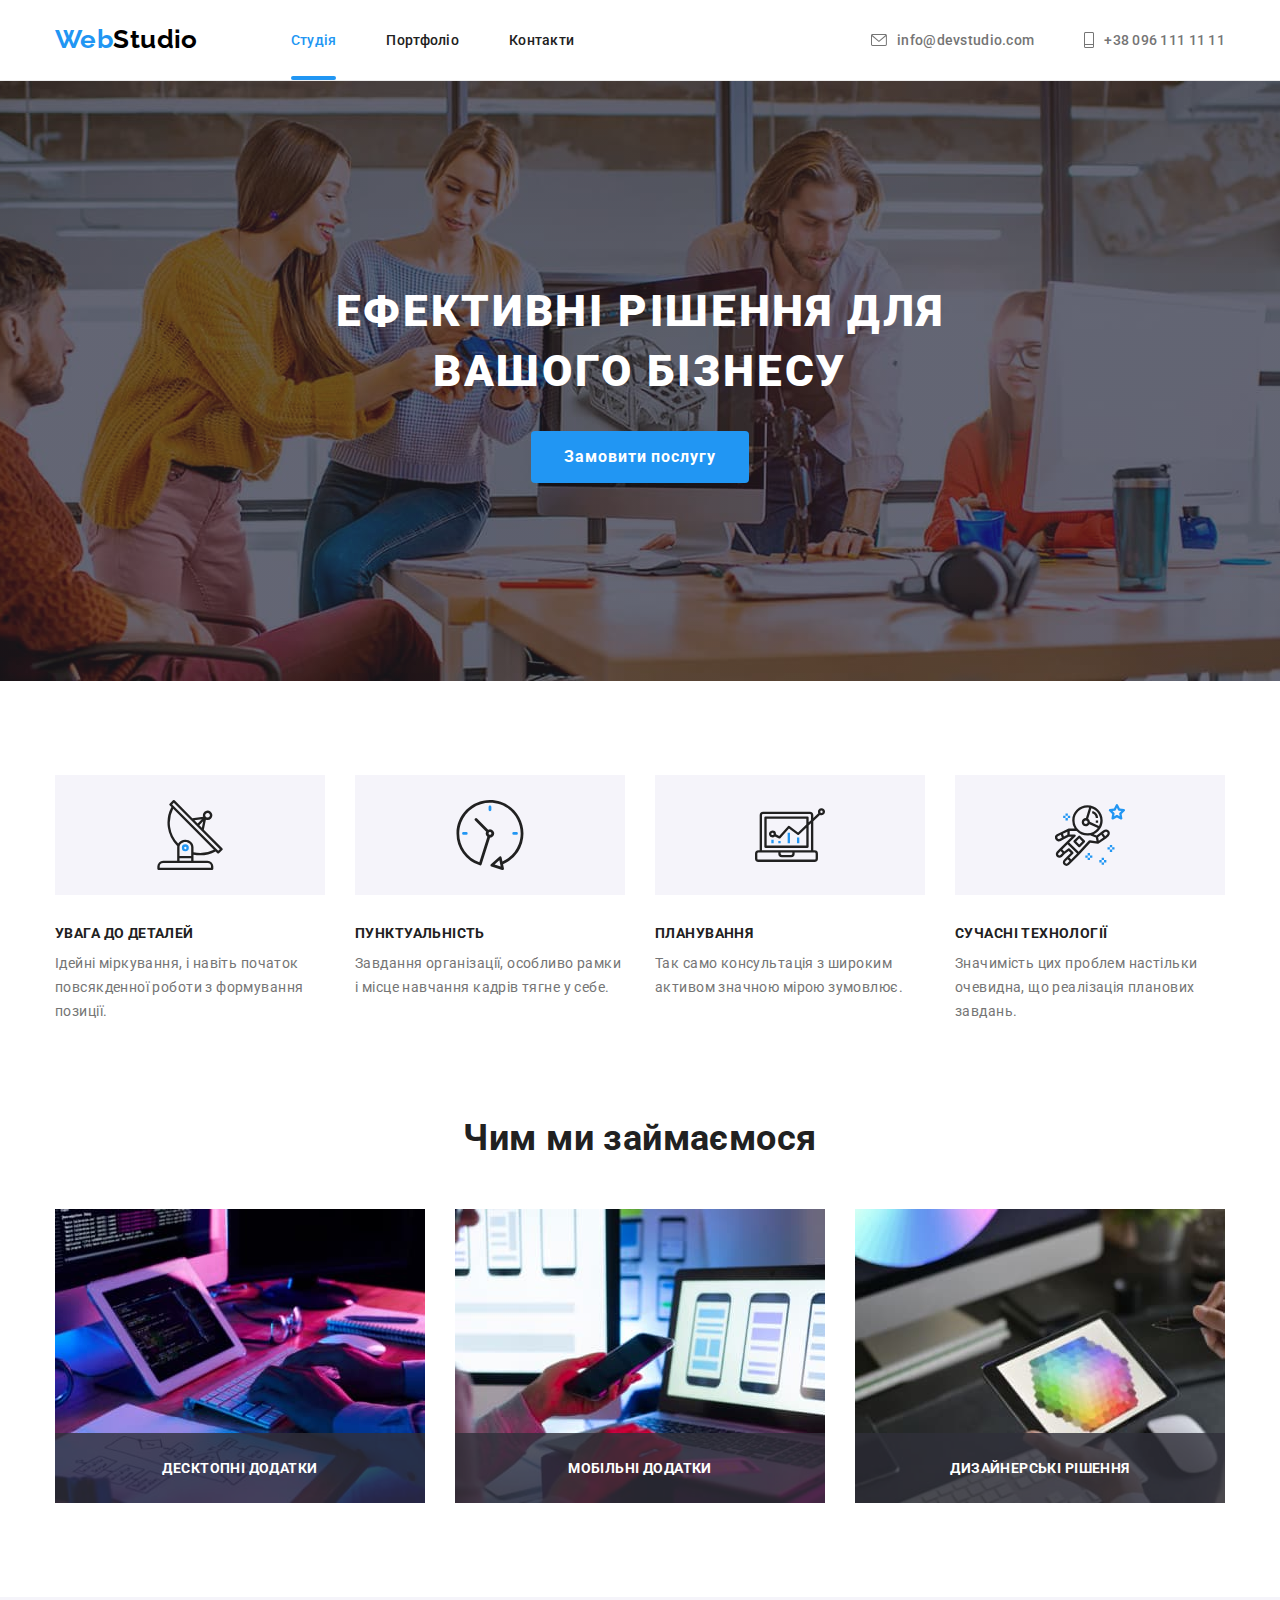
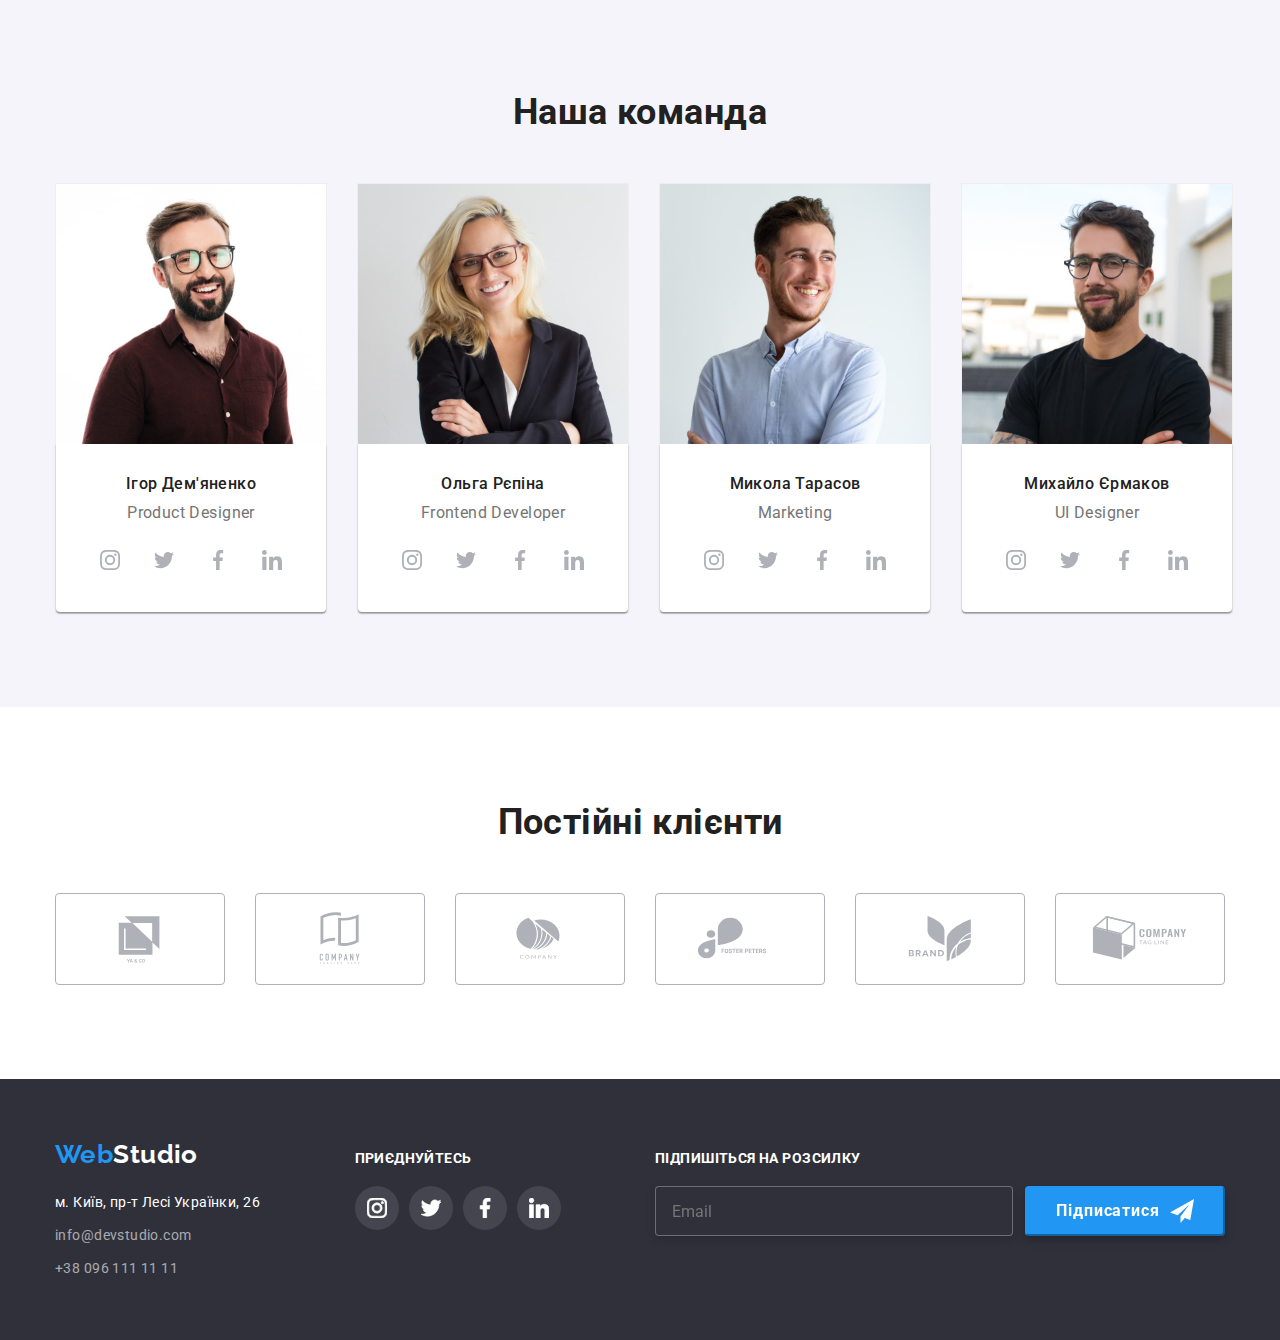
<file: index.html>
<!DOCTYPE html>
<html lang="uk">
  <head>
    <meta charset="UTF-8" />
    <meta http-equiv="X-UA-Compatible" content="IE=edge" />
    <meta name="viewport" content="width=device-width, initial-scale=1.0" />
    <title>WebStudio</title>
    <link rel="preconnect" href="https://fonts.googleapis.com" />
    <link rel="preconnect" href="https://fonts.gstatic.com" crossorigin />
    <link
      href="https://fonts.googleapis.com/css2?family=Raleway:wght@700&family=Roboto:wght@400;500;700;900&display=swap"
      rel="stylesheet"
    />
    <link
      rel="stylesheet"
      href="https://cdnjs.cloudflare.com/ajax/libs/modern-normalize/1.1.0/modern-normalize.min.css"
    />
    <link rel="stylesheet" href="./css/style.css" />
  </head>
  <body>
    <header class="header">
      <div class="container">
        <a href="#" class="logo"><span class="blue">Web</span>Studio</a>
        <!-- Навігація -->
        <nav class="header-nav">
          <ul class="header-nav list">
            <li class="item"><a href="#" class="link current">Студія</a></li>
            <li class="item">
              <a href="./portfolio.html" class="link">Портфоліо</a>
            </li>
            <li class="item"><a href="#" class="link">Контакти</a></li>
          </ul>
        </nav>

        <ul class="header-link list">
          <!-- Посилання на адресу електронної пошти  -->
          <li class="item">
            <a
              class="link"
              href="mailto:info@devstudio.com"
              target="_blank"
              rel="noopener noreferrer nofollow"
              aria-label="mail"
            >
              <svg class="icon" width="16" height="12">
                <use href="./images/icons.svg#envelope"></use>
              </svg>
              info@devstudio.com</a
            >
          </li>
          <!-- Посилання на телефонний номер -->
          <li class="item">
            <a class="link" href="tel:+380961111111" aria-label="phone">
              <svg class="icon" width="10" height="16">
                <use href="./images/icons.svg#smartphone"></use>
              </svg>
              +38 096 111 11 11
            </a>
          </li>
        </ul>
      </div>
    </header>

    <main>
      <!-- Hero or banner -->
      <section class="hero">
        <div class="container">
          <h1 class="hero-title">Ефективні рішення для вашого бізнесу</h1>
          <button class="button-studio" type="button" data-modal-open>
            Замовити послугу
          </button>
        </div>
      </section>

      <section class="section feature">
        <div class="container">
          <h2 class="section-title visualy-hidden">Особливості</h2>
          <ul class="feature-list list">
            <li class="item">
              <div class="svg">
                <svg class="icon" width="70" height="70">
                  <use href="./images/icons.svg#antenna"></use>
                </svg>
              </div>
              <h3 class="title">УВАГА ДО ДЕТАЛЕЙ</h3>
              <p class="text">
                Ідейні міркування, і навіть початок повсякденної роботи з
                формування позиції.
              </p>
            </li>
            <li class="item">
              <div class="svg">
                <svg class="icon" width="70" height="70">
                  <use href="./images/icons.svg#clock"></use>
                </svg>
              </div>
              <h3 class="title">ПУНКТУАЛЬНІСТЬ</h3>
              <p class="text">
                Завдання організації, особливо рамки і місце навчання кадрів
                тягне у себе.
              </p>
            </li>
            <li class="item">
              <div class="svg">
                <svg class="icon" width="70" height="70">
                  <use href="./images/icons.svg#diagram"></use>
                </svg>
              </div>
              <h3 class="title">ПЛАНУВАННЯ</h3>
              <p class="text">
                Так само консультація з широким активом значною мірою зумовлює.
              </p>
            </li>
            <li class="item">
              <div class="svg">
                <svg class="icon" width="70" height="70">
                  <use href="./images/icons.svg#astronaut"></use>
                </svg>
              </div>
              <h3 class="title">СУЧАСНІ ТЕХНОЛОГІЇ</h3>
              <p class="text">
                Значимість цих проблем настільки очевидна, що реалізація
                планових завдань.
              </p>
            </li>
          </ul>
        </div>
      </section>

      <section class="section action">
        <div class="container">
          <h2 class="section-title">Чим ми займаємося</h2>
          <ul class="action-list list">
            <li class="item">
              <img
                src="./images/picture1.jpg"
                alt="Backend"
                width="370"
                height="294"
              />
              <p class="overlay-text">Десктопні додатки</p>
            </li>
            <li class="item">
              <img
                src="./images/picture2.jpg"
                alt="Frontend"
                width="370"
                height="294"
              />
              <p class="overlay-text">Мобільні додатки</p>
            </li>
            <li class="item">
              <img
                src="./images/picture3.jpg"
                alt="Design"
                width="370"
                height="294"
              />
              <p class="overlay-text">Дизайнерські рішення</p>
            </li>
          </ul>
        </div>
      </section>

      <section class="section team">
        <div class="container">
          <h2 class="section-title">Наша команда</h2>
          <ul class="team-list list">
            <li class="item">
              <img
                src="./images/igor.jpg"
                alt="Ігор Дем'яненко Product Designer"
                width="270"
                height="260"
              />
              <div class="descript-team">
                <h3 class="title">Ігор Дем'яненко</h3>
                <p class="text">Product Designer</p>
                <ul class="social list">
                  <li class="social-item">
                    <a
                      class="social-link link"
                      href="https://instagram.com"
                      target="_blank"
                      rel="noopener noreferrer nofollow"
                      aria-label="Instagram icon"
                    >
                      <svg class="social-icon" width="20" height="20">
                        <use href="./images/icons.svg#instagram"></use>
                      </svg>
                    </a>
                  </li>
                  <li class="link-icon">
                    <a
                      class="social-link link"
                      href="https://twitter.com"
                      target="_blank"
                      rel="noopener noreferrer nofollow"
                      aria-label="Twitter icon"
                    >
                      <svg class="social-icon" width="20" height="20">
                        <use href="./images/icons.svg#twitter"></use>
                      </svg>
                    </a>
                  </li>
                  <li class="link-icon">
                    <a
                      class="social-link link"
                      href="https://facebook.com"
                      target="_blank"
                      rel="noopener noreferrer nofollow"
                      aria-label="Facebook icon"
                    >
                      <svg class="social-icon" width="20" height="20">
                        <use href="./images/icons.svg#facebook"></use>
                      </svg>
                    </a>
                  </li>
                  <li class="link-icon">
                    <a
                      class="social-link link"
                      href="https://linkedin.com"
                      target="_blank"
                      rel="noopener noreferrer nofollow"
                      aria-label="LinkedIn icon"
                    >
                      <svg class="social-icon" width="20" height="20">
                        <use href="./images/icons.svg#linkedin"></use>
                      </svg>
                    </a>
                  </li>
                </ul>
              </div>
            </li>
            <li class="item">
              <img
                src="./images/olga.jpg"
                alt="Ольга Рєпіна Frontend Developer"
                width="270"
                height="260"
              />
              <div class="descript-team">
                <h3 class="title">Ольга Рєпіна</h3>
                <p class="text">Frontend Developer</p>
                <ul class="social list">
                  <li class="social-item">
                    <a
                      class="social-link link"
                      href="https://instagram.com"
                      target="_blank"
                      rel="noopener noreferrer nofollow"
                      aria-label="Instagram icon"
                    >
                      <svg class="social-icon" width="20" height="20">
                        <use href="./images/icons.svg#instagram"></use>
                      </svg>
                    </a>
                  </li>
                  <li class="link-icon">
                    <a
                      class="social-link link"
                      href="https://twitter.com"
                      target="_blank"
                      rel="noopener noreferrer nofollow"
                      aria-label="Twitter icon"
                    >
                      <svg class="social-icon" width="20" height="20">
                        <use href="./images/icons.svg#twitter"></use>
                      </svg>
                    </a>
                  </li>
                  <li class="link-icon">
                    <a
                      class="social-link link"
                      href="https://facebook.com"
                      target="_blank"
                      rel="noopener noreferrer nofollow"
                      aria-label="Facebook icon"
                    >
                      <svg class="social-icon" width="20" height="20">
                        <use href="./images/icons.svg#facebook"></use>
                      </svg>
                    </a>
                  </li>
                  <li class="link-icon">
                    <a
                      class="social-link link"
                      href="https://linkedin.com"
                      target="_blank"
                      rel="noopener noreferrer nofollow"
                      aria-label="LinkedIn icon"
                    >
                      <svg class="social-icon" width="20" height="20">
                        <use href="./images/icons.svg#linkedin"></use>
                      </svg>
                    </a>
                  </li>
                </ul>
              </div>
            </li>
            <li class="item">
              <img
                src="./images/mykola.jpg"
                alt="Микола Тарасов Marketing"
                width="270"
                height="260"
              />
              <div class="descript-team">
                <h3 class="title">Микола Тарасов</h3>
                <p class="text">Marketing</p>
                <ul class="social list">
                  <li class="social-item">
                    <a
                      class="social-link link"
                      href="https://instagram.com"
                      target="_blank"
                      rel="noopener noreferrer nofollow"
                      aria-label="Instagram icon"
                    >
                      <svg class="social-icon" width="20" height="20">
                        <use href="./images/icons.svg#instagram"></use>
                      </svg>
                    </a>
                  </li>
                  <li class="link-icon">
                    <a
                      class="social-link link"
                      href="https://twitter.com"
                      target="_blank"
                      rel="noopener noreferrer nofollow"
                      aria-label="Twitter icon"
                    >
                      <svg class="social-icon" width="20" height="20">
                        <use href="./images/icons.svg#twitter"></use>
                      </svg>
                    </a>
                  </li>
                  <li class="link-icon">
                    <a
                      class="social-link link"
                      href="https://facebook.com"
                      target="_blank"
                      rel="noopener noreferrer nofollow"
                      aria-label="Facebook icon"
                    >
                      <svg class="social-icon" width="20" height="20">
                        <use href="./images/icons.svg#facebook"></use>
                      </svg>
                    </a>
                  </li>
                  <li class="link-icon">
                    <a
                      class="social-link link"
                      href="https://linkedin.com"
                      target="_blank"
                      rel="noopener noreferrer nofollow"
                      aria-label="LinkedIn icon"
                    >
                      <svg class="social-icon" width="20" height="20">
                        <use href="./images/icons.svg#linkedin"></use>
                      </svg>
                    </a>
                  </li>
                </ul>
              </div>
            </li>
            <li class="item">
              <img
                src="./images/mihajlo.jpg"
                alt="Михайло Єрмаков UI Designer"
                width="270"
                height="260"
              />
              <div class="descript-team">
                <h3 class="title">Михайло Єрмаков</h3>
                <p class="text">UI Designer</p>
                <ul class="social list">
                  <li class="social-item">
                    <a
                      class="social-link link"
                      href="https://instagram.com"
                      target="_blank"
                      rel="noopener noreferrer nofollow"
                      aria-label="Instagram icon"
                    >
                      <svg class="social-icon" width="20" height="20">
                        <use href="./images/icons.svg#instagram"></use>
                      </svg>
                    </a>
                  </li>
                  <li class="link-icon">
                    <a
                      class="social-link link"
                      href="https://twitter.com"
                      target="_blank"
                      rel="noopener noreferrer nofollow"
                      aria-label="Twitter icon"
                    >
                      <svg class="social-icon" width="20" height="20">
                        <use href="./images/icons.svg#twitter"></use>
                      </svg>
                    </a>
                  </li>
                  <li class="link-icon">
                    <a
                      class="social-link link"
                      href="https://facebook.com"
                      target="_blank"
                      rel="noopener noreferrer nofollow"
                      aria-label="Facebook icon"
                    >
                      <svg class="social-icon" width="20" height="20">
                        <use href="./images/icons.svg#facebook"></use>
                      </svg>
                    </a>
                  </li>
                  <li class="link-icon">
                    <a
                      class="social-link link"
                      href="https://linkedin.com"
                      target="_blank"
                      rel="noopener noreferrer nofollow"
                      aria-label="LinkedIn icon"
                    >
                      <svg class="social-icon" width="20" height="20">
                        <use href="./images/icons.svg#linkedin"></use>
                      </svg>
                    </a>
                  </li>
                </ul>
              </div>
            </li>
          </ul>
        </div>
      </section>
      <section class="section client">
        <div class="container">
          <h2 class="section-title">Постійні клієнти</h2>
          <ul class="client-list list">
            <li class="client-item">
              <a class="client-link" href="#">
                <svg class="client-icon" width="106" height="60">
                  <use href="./images/icons.svg#logo-1"></use>
                </svg>
              </a>
            </li>
            <li class="client-item">
              <a class="client-link" href="#">
                <svg class="client-icon" width="106" height="60">
                  <use href="./images/icons.svg#logo-2"></use>
                </svg>
              </a>
            </li>
            <li class="client-item">
              <a class="client-link" href="#">
                <svg class="client-icon" width="106" height="60">
                  <use href="./images/icons.svg#logo-3"></use>
                </svg>
              </a>
            </li>
            <li class="client-item">
              <a class="client-link" href="#">
                <svg class="client-icon" width="106" height="60">
                  <use href="./images/icons.svg#logo-4"></use>
                </svg>
              </a>
            </li>
            <li class="client-item">
              <a class="client-link" href="#">
                <svg class="client-icon" width="106" height="60">
                  <use href="./images/icons.svg#logo-5"></use>
                </svg>
              </a>
            </li>
            <li class="client-item">
              <a class="client-link" href="#">
                <svg class="client-icon" width="106" height="60">
                  <use href="./images/icons.svg#logo-6"></use>
                </svg>
              </a>
            </li>
          </ul>
        </div>
      </section>
    </main>

    <footer class="footer">
      <div class="container">
        <div class="coordinates">
          <a href="#" class="logo">
            <span class="blue">Web</span><span class="white">Studio</span>
          </a>
          <address>
            <ul class="address list">
              <li class="item">
                <a
                  class="map"
                  href="https://goo.gl/maps/ApwKt9ZjbTq67Ydh6"
                  target="_blank"
                  rel="noopener noreferrer nofollow"
                >
                  м. Київ, пр-т Лесі Українки, 26
                </a>
              </li>
              <li class="item">
                <a
                  class="link"
                  href="mailto:info@devstudio.com"
                  target="_blank"
                  rel="noopener noreferrer nofollow"
                  >info@devstudio.com</a
                >
              </li>
              <li class="item">
                <a class="link" href="tel:+380961111111">+38 096 111 11 11</a>
              </li>
            </ul>
          </address>
        </div>
        <div class="coordinates">
          <p class="text">Приєднуйтесь</p>
          <ul class="connect list">
            <li class="connect-item">
              <a
                class="connect-link"
                href="https://instagram.com"
                target="_blank"
                rel="noopener noreferrer nofollow"
                aria-label="Instagram icon"
              >
                <svg class="connect-icon" width="20" height="20">
                  <use href="./images/icons.svg#footer-instagram"></use>
                </svg>
              </a>
            </li>
            <li class="connect-item">
              <a
                class="connect-link"
                href="https://twitter.com"
                target="_blank"
                rel="noopener noreferrer nofollow"
                aria-label="Twitter icon"
              >
                <svg class="connect-icon" width="20" height="20">
                  <use href="./images/icons.svg#footer-twitter"></use>
                </svg>
              </a>
            </li>
            <li class="connect-item">
              <a
                class="connect-link"
                href="https://facebook.com"
                target="_blank"
                rel="noopener noreferrer nofollow"
                aria-label="Facebook icon"
              >
                <svg class="connect-icon" width="20" height="20">
                  <use href="./images/icons.svg#footer-facebook"></use>
                </svg>
              </a>
            </li>
            <li class="connect-item">
              <a
                class="connect-link"
                href="https://linkedin.com"
                target="_blank"
                rel="noopener noreferrer nofollow"
                aria-label="LinkedIn icon"
              >
                <svg class="connect-icon" width="20" height="20">
                  <use href="./images/icons.svg#footer-linkedin"></use>
                </svg>
              </a>
            </li>
          </ul>
        </div>
        <div class="sign">
          <form class="sign-form" autocomplete="on" novalidate>
            <p class="text">Підпишіться на розсилку</p>
            <div class="sign-block">
              <label class="sign-label">
                <input
                  class="sign-input"
                  type="email"
                  name="email"
                  placeholder="Email"
                />
              </label>
              <label class="sign-label">
                <button class="sign-button" type="submit">
                  Підписатися
                  <svg class="sign-icon" width="24" height="24">
                    <use href="./images/icons.svg#icon-send"></use>
                  </svg>
                </button>
              </label>
            </div>
          </form>
        </div>
      </div>
    </footer>

    <div class="backdrop is-hidden" data-modal>
      <div class="modal">
        <button class="close-btn" type="button" data-modal-close>
          <svg class="close-btn-icon" width="18" height="18">
            <use href="./images/icons.svg#close-black"></use>
          </svg>
        </button>

        <form class="modal-form" autocomplete="on" novalidate>
          <p class="modal-title">Залиште свої дані, ми вам передзвонимо</p>
          <div class="form-group">
            <label class="form-field">
              <span class="form-label">Ім'я</span>
              <input class="form-input" type="text" name="person" />
              <svg class="form-icon" width="18" height="18">
                <use href="./images/icons.svg#person-black"></use>
              </svg>
            </label>
            <label class="form-field">
              <span class="form-label">Телефон</span>
              <input class="form-input" type="text" name="phone" />
              <svg class="form-icon" width="18" height="18">
                <use href="./images/icons.svg#phone-black"></use>
              </svg>
            </label>
            <label class="form-field">
              <span class="form-label">Пошта</span>
              <input class="form-input" type="text" name="email" />
              <svg class="form-icon" width="18" height="18">
                <use href="./images/icons.svg#email-black"></use>
              </svg>
            </label>
            <label class="form-field">
              <span class="form-label">Коментар</span>
              <textarea
                class="form-comment"
                name="comment"
                rows="6"
                placeholder="Введіть текст"
              ></textarea>
            </label>
          </div>

          <label class="policy-field">
            <input type="checkbox" class="policy-input" />
            <svg class="policy-icon" width="16" height="15">
              <use
                class="unchecked"
                href="./images/icons.svg#icon-uncheck"
              ></use>
              <use class="checked" href="./images/icons.svg#icon-check"></use>
            </svg>
            <span class="policy-label"
              >Погоджуюся з розсилкою та приймаю&nbsp;</span
            >
            <a
              class="policy-link"
              href="#"
              target="_blank"
              rel="noopener noreferrer nofollow"
              aria-label="Policy agreement"
            >
              Умови договору</a
            >
          </label>

          <button class="push-btn" type="submit" data-modal-close>
            Відправити
          </button>
        </form>
      </div>
    </div>
    <script src="./js/modal.js"></script>
  </body>
</html>
</file>
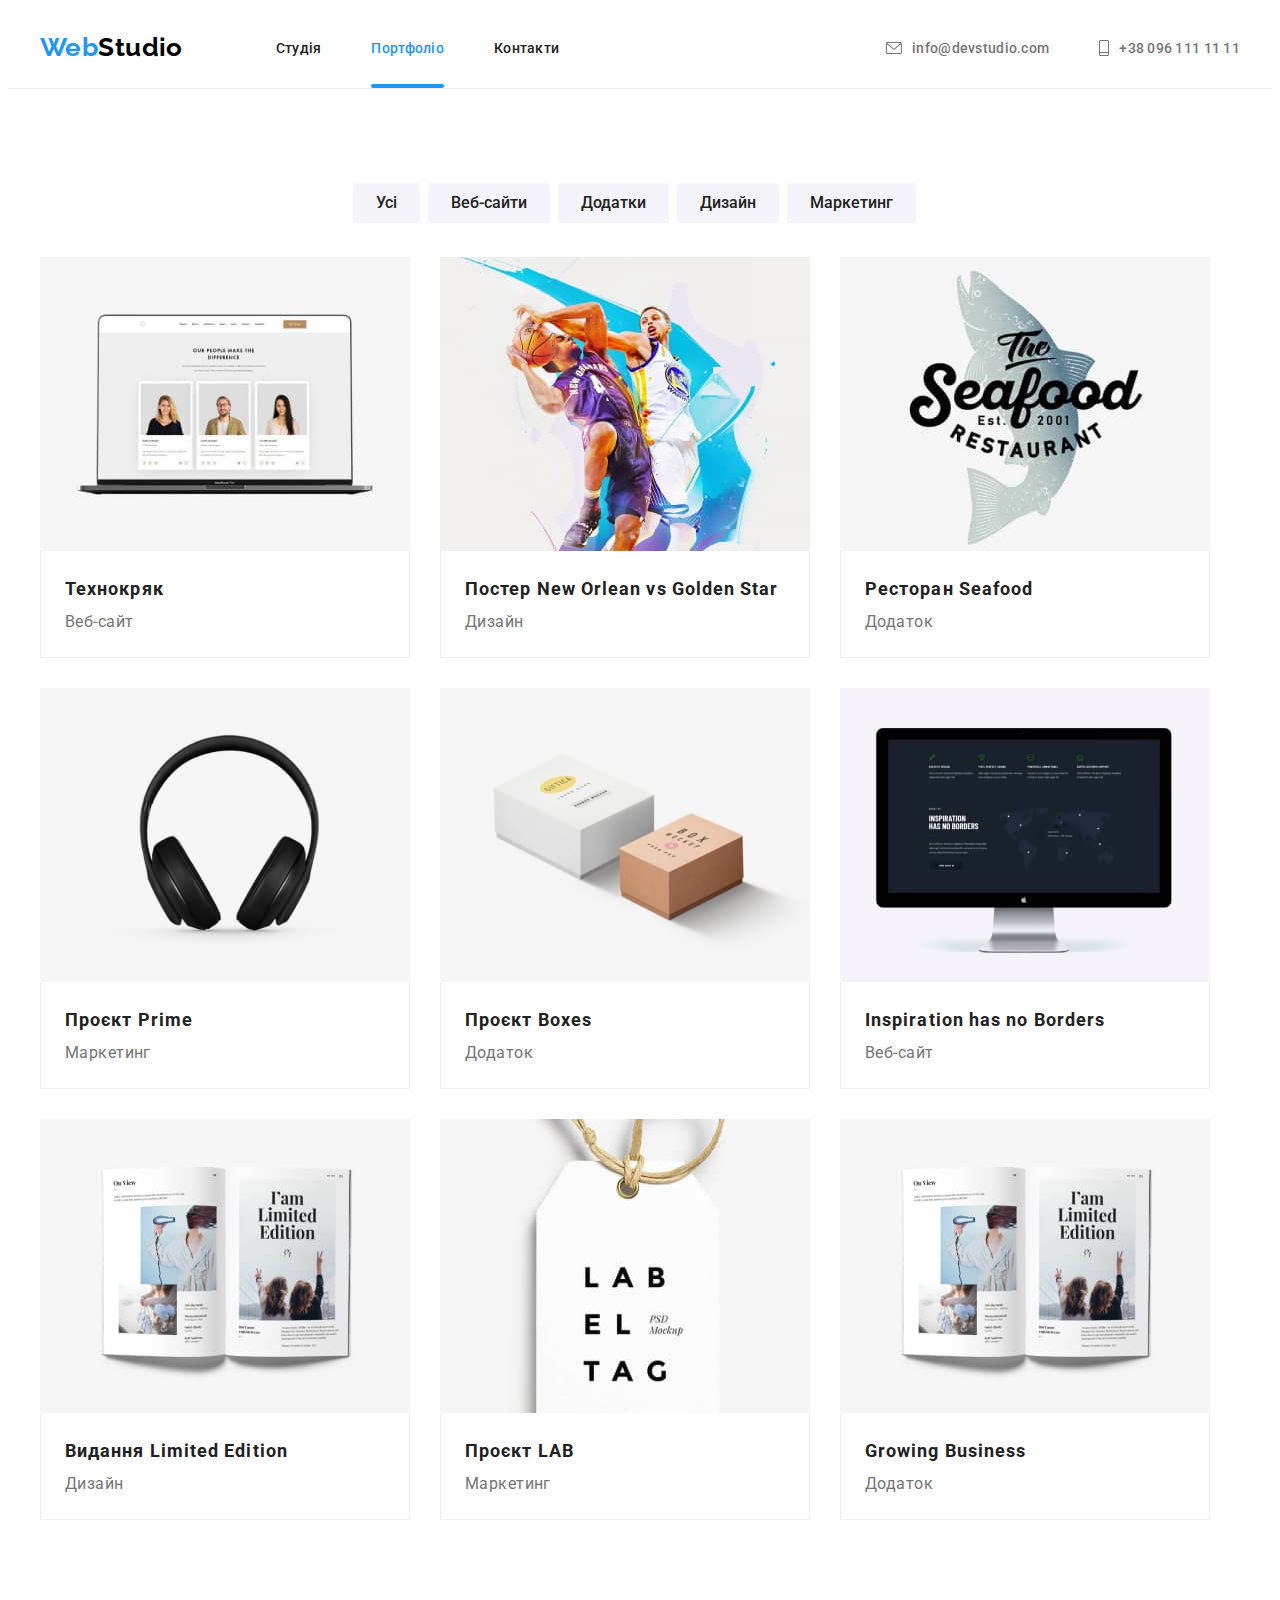
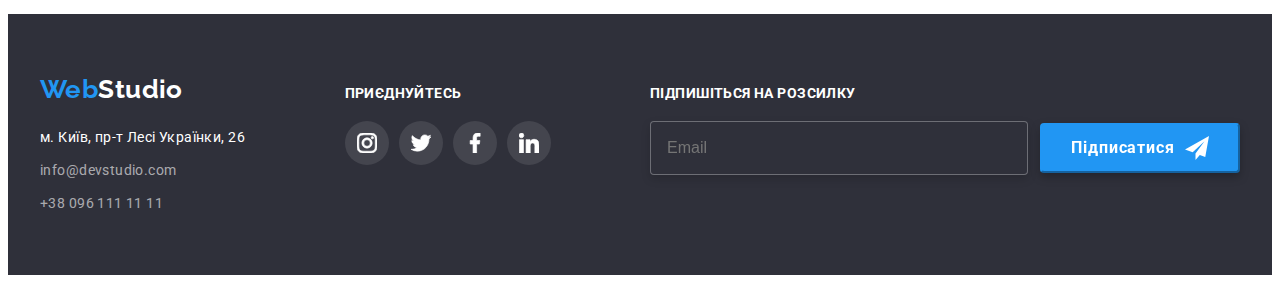
<file: portfolio.html>
<!DOCTYPE html>
<html lang="uk">
  <head>
    <meta charset="UTF-8" />
    <meta http-equiv="X-UA-Compatible" content="IE=edge" />
    <meta name="viewport" content="width=device-width, initial-scale=1.0" />
    <title>Portfolio</title>
    <link rel="preconnect" href="https://fonts.googleapis.com" />
    <link rel="preconnect" href="https://fonts.gstatic.com" crossorigin />
    <link
      href="https://fonts.googleapis.com/css2?family=Raleway:wght@700&family=Roboto:wght@400;500;700;900&display=swap"
      rel="stylesheet"
    />
    <link rel="stylesheet" href="./css/style.css" />
  </head>
  <body>
    <header class="header">
      <div class="container">
        <a href="#" class="logo"><span class="blue">Web</span>Studio</a>
        <!-- Навігація -->
        <nav class="header-nav">
          <ul class="header-nav list">
            <li class="item"><a href="./index.html" class="link">Студія</a></li>
            <li class="item">
              <a href="./portfolio.html" class="link current">Портфоліо</a>
            </li>
            <li class="item"><a href="#" class="link">Контакти</a></li>
          </ul>
        </nav>

        <ul class="header-link list">
          <!-- Посилання на адресу електронної пошти  -->
          <li class="item">
            <a
              class="link"
              href="mailto:info@devstudio.com"
              target="_blank"
              rel="noopener noreferrer nofollow"
              aria-label="mail"
            >
              <svg class="icon" width="16" height="12">
                <use href="./images/icons.svg#envelope"></use>
              </svg>
              info@devstudio.com</a
            >
          </li>
          <!-- Посилання на телефонний номер -->
          <li class="item">
            <a class="link" href="tel:+380961111111" aria-label="phone">
              <svg class="icon" width="10" height="16">
                <use href="./images/icons.svg#smartphone"></use>
              </svg>
              +38 096 111 11 11
            </a>
          </li>
        </ul>
      </div>
    </header>

    <main>
      <section class="section card">
        <div class="container">
          <h1 class="section-title visualy-hidden">Картки портфоліо</h1>
          <ul class="button-list list">
            <li class="btn">
              <button class="filter" type="button">Усі</button>
            </li>
            <li class="btn">
              <button class="filter" type="button">Веб-сайти</button>
            </li>
            <li class="btn">
              <button class="filter" type="button">Додатки</button>
            </li>
            <li class="btn">
              <button class="filter" type="button">Дизайн</button>
            </li>
            <li class="btn">
              <button class="filter" type="button">Маркетинг</button>
            </li>
          </ul>

          <ul class="card-list list">
            <li class="item">
              <a href="#">
                <div class="cards-thumb">
                  <img
                    src="./images/technocrack.jpg"
                    alt="Технокряк Веб-сайт"
                    width="370"
                    height="294"
                  />
                  <div class="overlay">
                    <p class="overlay-text">
                      Ресурс пропонує комплексні пропозиції з різним рівнем
                      функціоналу та сервісів. Все це дозволить відвідувачу
                      отримати вичерпні відомості про компанію чи приватну
                      особу.
                    </p>
                  </div>
                </div>
                <div class="descript-card">
                  <h2 class="title">Технокряк</h2>
                  <p class="text">Веб-сайт</p>
                </div>
              </a>
            </li>
            <li class="item">
              <a href="#">
                <div class="cards-thumb">
                  <img
                    src="./images/poster-no-gs.jpg"
                    alt="Постер New Orlean vs Golden Star Дизайн"
                    width="370"
                    height="294"
                  />
                  <div class="overlay">
                    <p class="overlay-text">
                      Ресурс пропонує комплексні пропозиції з різним рівнем
                      функціоналу та сервісів. Все це дозволить відвідувачу
                      отримати вичерпні відомості про компанію чи приватну
                      особу.
                    </p>
                  </div>
                </div>
                <div class="descript-card">
                  <h2 class="title">Постер New Orlean vs Golden Star</h2>
                  <p class="text">Дизайн</p>
                </div>
              </a>
            </li>
            <li class="item">
              <a href="#">
                <div class="cards-thumb">
                  <img
                    src="./images/restaurant.jpg"
                    alt="Ресторан Seafood Додаток"
                    width="370"
                    height="294"
                  />
                  <div class="overlay">
                    <p class="overlay-text">
                      Ресурс пропонує комплексні пропозиції з різним рівнем
                      функціоналу та сервісів. Все це дозволить відвідувачу
                      отримати вичерпні відомості про компанію чи приватну
                      особу.
                    </p>
                  </div>
                </div>
                <div class="descript-card">
                  <h2 class="title">Ресторан Seafood</h2>
                  <p class="text">Додаток</p>
                </div>
              </a>
            </li>
            <li class="item">
              <a href="#">
                <div class="cards-thumb">
                  <img
                    src="./images/project-prime.jpg"
                    alt="Проєкт Prime Маркетинг"
                    width="370"
                    height="294"
                  />
                  <div class="overlay">
                    <p class="overlay-text">
                      Ресурс пропонує комплексні пропозиції з різним рівнем
                      функціоналу та сервісів. Все це дозволить відвідувачу
                      отримати вичерпні відомості про компанію чи приватну
                      особу.
                    </p>
                  </div>
                </div>
                <div class="descript-card">
                  <h2 class="title">Проєкт Prime</h2>
                  <p class="text">Маркетинг</p>
                </div>
              </a>
            </li>
            <li class="item">
              <a href="#">
                <div class="cards-thumb">
                  <img
                    src="./images/project-boxes.jpg"
                    alt="Проєкт Boxes Додаток"
                    width="370"
                    height="294"
                  />
                  <div class="overlay">
                    <p class="overlay-text">
                      Ресурс пропонує комплексні пропозиції з різним рівнем
                      функціоналу та сервісів. Все це дозволить відвідувачу
                      отримати вичерпні відомості про компанію чи приватну
                      особу.
                    </p>
                  </div>
                </div>
                <div class="descript-card">
                  <h2 class="title">Проєкт Boxes</h2>
                  <p class="text">Додаток</p>
                </div>
              </a>
            </li>
            <li class="item">
              <a href="#">
                <div class="cards-thumb">
                  <img
                    src="./images/inspiration.jpg"
                    alt="Inspiration has no Borders Веб-сайт"
                    width="370"
                    height="294"
                  />
                  <div class="overlay">
                    <p class="overlay-text">
                      Ресурс пропонує комплексні пропозиції з різним рівнем
                      функціоналу та сервісів. Все це дозволить відвідувачу
                      отримати вичерпні відомості про компанію чи приватну
                      особу.
                    </p>
                  </div>
                </div>
                <div class="descript-card">
                  <h2 class="title">Inspiration has no Borders</h2>
                  <p class="text">Веб-сайт</p>
                </div>
              </a>
            </li>
            <li class="item">
              <a href="#">
                <div class="cards-thumb">
                  <img
                    src="./images/edition.jpg"
                    alt="Видання Limited Edition"
                    width="370"
                    height="294"
                  />
                  <div class="overlay">
                    <p class="overlay-text">
                      Ресурс пропонує комплексні пропозиції з різним рівнем
                      функціоналу та сервісів. Все це дозволить відвідувачу
                      отримати вичерпні відомості про компанію чи приватну
                      особу.
                    </p>
                  </div>
                </div>
                <div class="descript-card">
                  <h2 class="title">Видання Limited Edition</h2>
                  <p class="text">Дизайн</p>
                </div>
              </a>
            </li>
            <li class="item">
              <a href="#">
                <div class="cards-thumb">
                  <img
                    src="./images/lab.jpg"
                    alt="Проєкт LAB"
                    width="370"
                    height="294"
                  />
                  <div class="overlay">
                    <p class="overlay-text">
                      Ресурс пропонує комплексні пропозиції з різним рівнем
                      функціоналу та сервісів. Все це дозволить відвідувачу
                      отримати вичерпні відомості про компанію чи приватну
                      особу.
                    </p>
                  </div>
                </div>
                <div class="descript-card">
                  <h2 class="title">Проєкт LAB</h2>
                  <p class="text">Маркетинг</p>
                </div>
              </a>
            </li>
            <li class="item">
              <a href="#">
                <div class="cards-thumb">
                  <img
                    src="./images/edition.jpg"
                    alt="Growing Business"
                    width="370"
                    height="294"
                  />
                  <div class="overlay">
                    <p class="overlay-text">
                      Ресурс пропонує комплексні пропозиції з різним рівнем
                      функціоналу та сервісів. Все це дозволить відвідувачу
                      отримати вичерпні відомості про компанію чи приватну
                      особу.
                    </p>
                  </div>
                </div>
                <div class="descript-card">
                  <h2 class="title">Growing Business</h2>
                  <p class="text">Додаток</p>
                </div>
              </a>
            </li>
          </ul>
        </div>
      </section>
    </main>

    <footer class="footer">
      <div class="container">
        <div class="coordinates">
          <a href="#" class="logo">
            <span class="blue">Web</span><span class="white">Studio</span>
          </a>
          <address>
            <ul class="address list">
              <li class="item">
                <a
                  class="map"
                  href="https://goo.gl/maps/ApwKt9ZjbTq67Ydh6"
                  target="_blank"
                  rel="noopener noreferrer nofollow"
                >
                  м. Київ, пр-т Лесі Українки, 26
                </a>
              </li>
              <li class="item">
                <a
                  class="link"
                  href="mailto:info@devstudio.com"
                  target="_blank"
                  rel="noopener noreferrer nofollow"
                  >info@devstudio.com</a
                >
              </li>
              <li class="item">
                <a class="link" href="tel:+380961111111">+38 096 111 11 11</a>
              </li>
            </ul>
          </address>
        </div>
        <div class="coordinates">
          <p class="text">Приєднуйтесь</p>
          <ul class="connect list">
            <li class="connect-item">
              <a
                class="connect-link"
                href="https://instagram.com"
                target="_blank"
                rel="noopener noreferrer nofollow"
                aria-label="Instagram icon"
              >
                <svg class="connect-icon" width="20" height="20">
                  <use href="./images/icons.svg#footer-instagram"></use>
                </svg>
              </a>
            </li>
            <li class="connect-item">
              <a
                class="connect-link"
                href="https://twitter.com"
                target="_blank"
                rel="noopener noreferrer nofollow"
                aria-label="Twitter icon"
              >
                <svg class="connect-icon" width="20" height="20">
                  <use href="./images/icons.svg#footer-twitter"></use>
                </svg>
              </a>
            </li>
            <li class="connect-item">
              <a
                class="connect-link"
                href="https://facebook.com"
                target="_blank"
                rel="noopener noreferrer nofollow"
                aria-label="Facebook icon"
              >
                <svg class="connect-icon" width="20" height="20">
                  <use href="./images/icons.svg#footer-facebook"></use>
                </svg>
              </a>
            </li>
            <li class="connect-item">
              <a
                class="connect-link"
                href="https://linkedin.com"
                target="_blank"
                rel="noopener noreferrer nofollow"
                aria-label="LinkedIn icon"
              >
                <svg class="connect-icon" width="20" height="20">
                  <use href="./images/icons.svg#footer-linkedin"></use>
                </svg>
              </a>
            </li>
          </ul>
        </div>
        <div class="sign">
          <form class="sign-form" autocomplete="on" novalidate>
            <p class="text">Підпишіться на розсилку</p>
            <div class="sign-block">
              <label class="sign-label">
                <input
                  class="sign-input"
                  type="email"
                  name="email"
                  placeholder="Email"
                />
              </label>
              <label class="sign-label">
                <button class="sign-button" type="submit">
                  Підписатися
                  <svg class="sign-icon" width="24" height="24">
                    <use href="./images/icons.svg#icon-send"></use>
                  </svg>
                </button>
              </label>
            </div>
          </form>
        </div>
      </div>
    </footer>
  </body>
</html>
</file>
<file: css/style.css>
/* General styles */
:root {
    --title-color: #212121;
    --text-color: #757575;
    --logo-color: #000000;
    --second-font: 'Raleway', sans-serif;
    --accent-color: #2196F3;
    --white-color: #FFFFFF;
    --bcg-grey-color: #2F303A;
    --bcg-team: #F5F4FA;
    --border-head: #ECECEC;
    --border-cards: #EEEEEE;
    --address-link: rgba(255, 255, 255, 0.6);
    --button-hover: #188CE8;
    --client-color: #AFB1B8;

    --idx-backdrop: 1000;
    --trns-time: 250ms cubic-bezier(0.4, 0, 0.2, 1);
}
 body {
    background-color: var(--white-color);
    color: var(--text-color);
    font-family: 'Roboto', sans-serif;
    font-size: 14px;
    letter-spacing: 0.03em;
} 

a {
    text-decoration: none;
}

h1,
h2,
h3,
p {
    margin: 0;
    padding: 0;
}

img {
    display: block;
}

.container {
    margin-left: auto;
    margin-right:auto;
    width: 1200px;
    padding-left: 15px;
    padding-right: 15px;
    /* outline: 2px solid tomato; */
}

.list {
    padding: 0;
    margin: 0;
    list-style: none;
}

.header-tel {
    text-decoration: underline;
}

/* Logo */
.logo {
    display: block;

    color: var(--logo-color);
    font-family: var(--second-font);
    font-weight: 700;
    font-size: 26px;
    line-height: calc(31/26);
}

.logo .blue {
    color: var(--accent-color);
}

.logo .white {
    color: var(--white-color);
}

/* header */
.header {
    border-bottom: 1px solid var(--border-head);
}
.header .container,
.header-nav {
    display: flex;
    margin-bottom: 0;
    align-items: center;
}

.header .logo {
    margin-right: 93px;
    padding-top: 24px;
    padding-bottom: 25px;
}

.header-nav .item:not(last-child),
.header-link .item:not(last-child) {
    margin-right: 50px;
}

.header-nav .link {
    position: relative;

    display: block;
    padding-top: 32px;
    padding-bottom: 32px;

    color: var(--title-color);
    font-family: inherit;
    font-weight: 500;
    line-height: calc(16/14);
    letter-spacing: 0.02em;

    transition: color var(--trns-time);
}

.header-nav .link.current::after {
    content: '';
    position: absolute;
    bottom: 0;
    left: 0;

    display: block;
    width: 100%;
    height: 4px;
    border-radius: 2px;
    background-color: var(--accent-color);
}

/* header-link  */

.header-link {
    display: flex;
    align-items: center; 
    justify-content: baseline;
    margin-left: auto;
    margin-right: 0;
}

.header-link .link {
    display: flex;
    align-items: center;
    /* justify-content: baseline; */
    color: var(--text-color);
    font-family: inherit;
    font-weight: 500;
    line-height: calc(16/14);
    letter-spacing: 0.02em;
    margin-right: 0px; 

    transition: color var(--trns-time);
}

.header-link .item:last-child {
    margin-right: 0;
}

.header-nav .link:hover,
.header-nav .link:focus,
.header-link .link:hover,
.header-link .link:focus,
.header-nav .link.current,
.address .link:hover,
.address .link:focus,
.address .map:hover,
.address .map:focus {
    color: var(--accent-color);
} 

.header-link .icon {
    margin-right: 10px;
    fill: currentColor;

    transition: fill var(--trns-time);
}

.header-link .icon:hover,
.header-link .icon:focus {
    fill: var(--accent-color);
}

/* Hero */
.hero {
    padding-top: 200px;
    padding-bottom: 200px;
    margin-bottom: 0;
    margin-left: auto;
    margin-right: auto;
    height: 600px;
    max-width: 1600px;
    
    background-size: cover;
    background-repeat: no-repeat;
    background-position: center;
    background-color: var(--bcg-grey-color);
    background-image: linear-gradient(to right,
                rgba(47, 48, 58, 0.4),
                rgba(47, 48, 58, 0.4)), 
                url("../images/back-hero.jpg");
}

.hero-title {
    display: flex;
    margin-left: auto;
    margin-right: auto;
    margin-top: 0;
    margin-bottom: 0;
    margin-bottom: 30px;
    width: 696px;
    align-items: center;
    text-align: center;
    
    color: var(--white-color);
    font-weight: 900;
    font-size: 44px;
    line-height: calc(60/44);
    letter-spacing: 0.06em;
    text-transform: uppercase;
}

/* Section */
.section {
    margin-top: 0;
    margin-bottom: 0;
    padding-top: 94px;
    padding-bottom: 94px;
}

.section-title {
    margin-top: 0;
    margin-bottom: 50px;
    color: var(--title-color);
    font-weight: 700;
    font-size: 36px;
    line-height: calc(42/36);
    text-align: center;
}

.visualy-hidden {
    position: absolute;
    width: 1px;
    height: 1px;
    margin: -1px;
    border: 0;
    padding: 0;

    white-space: nowrap;
    clip-path: inset(100%);
    clip: rect(0 0 0 0);
    overflow: hidden;
}

/* Features & Team titles*/
.feature-list {
    display: flex;
    gap: 30px;
    align-items: flex-start;
}

.feature-list .item{
    flex-basis: calc((100% - 30px * 3) / 4);
}

.feature-list .item:last-child {
    margin-right: 0;
}

.feature-list .svg {
    display: flex;
    width: 270px;
    height: 120px;
    margin-bottom: 30px;
    background-color: var(--bcg-team);
    align-items: center;
    justify-content: center;
}

.feature-list .title {
    margin-bottom: 10px; 
    font-weight: 700;
    font-size: 14px;
    line-height: calc(16/14);
    text-transform: uppercase;
    color: var(--title-color);
}

.feature-list .text {
    line-height: calc(24/14);
}

/* Activities */
.section.action {
    padding-top: 0;
}

.action-list {
    display: flex;
    gap: 30px;
    text-align: center;
}

.action-list .item {
    position: relative;
    flex-basis: calc((100% - 30px * 2) / 3);
}

.action-list .item:last-child {
    margin-right: 0;
}

/* .action-list .overlay-box {
    position: absolute;
    display: flex;
    bottom: 0;
    left: 0;
    width: 100%;
    height: 70px;
    align-items: center;
    justify-content: center;
    background: rgba(47, 48, 58, 0.8);
} */

.action-list .overlay-text {
    position: absolute;
        display: flex;
        bottom: 0;
        left: 0;
        width: 100%;
        height: 70px;
        align-items: center;
        justify-content: center;
        background: rgba(47, 48, 58, 0.8);
        
    font-weight: 700;
    line-height: calc(16/14);
    text-align: center;
    text-transform: uppercase;
    color: var(--white-color);
}

/* Team */
.section.team {
    margin-top: 0;
    margin-bottom: 0;
    padding-top: 94px;
    padding-bottom: 94px;
    background-color: var(--bcg-team);
}

.team-list {
    display: flex;
    gap: 30px;
    text-align: center;
}

.team-list .item {
    border: 1px solid var(--border-cards);
}

.team-list .descript-team {
    padding-top: 30px;
    padding-bottom: 30px;
    background-color: var(--white-color);
    box-shadow: 0px 1px 3px rgba(0, 0, 0, 0.12),
            0px 1px 1px rgba(0, 0, 0, 0.14),
            0px 2px 1px rgba(0, 0, 0, 0.2);
    border-radius: 0px 0px 4px 4px;
}

.team-list .title {
    margin-top: 0;
    margin-bottom: 10px;
    font-weight: 500;
    font-size: 16px;
    line-height: calc(19/16);
    text-align: center;
    color: var(--title-color);
}

.team-list .text {
    font-size: 16px;
    line-height: calc(19/16);
    text-align: center;
    margin-bottom: 16px;;
}

.team-list .item:last-child {
    margin-right: 0;
}

.team-list .social {
    display: flex;
    align-items: center;
    justify-content: center;
    margin-left: auto;
    margin-right: auto;
    gap: 10px;
}

.social-link {
    display: flex;
    align-items: center;
    justify-content: center;
    width: 44px;
    height: 44px;
    background-color: var(--white-color);
    border-radius: 50%;

    transition: background-color var(--trns-time);
}

.social-link:hover,
.social-link:focus {
    background-color: var(--accent-color);
}
.social-icon {
    fill: #afb1b8;
}

.social-link:hover .social-icon, 
.social-link:focus .social-icon {
    fill: var(--white-color);
}

/* Clients */
.client-list {
    display: flex;
    align-items: center;
    justify-content: center;
    margin-left: auto;
    margin-right: auto;
    gap: 30px;
}

.client-link {
    display: flex;
    width: 170px;
    height: 92px;
    align-items: center;
    justify-content: center;
    border: 1px solid var(--client-color);
    border-radius: 4px;
    color: var(--client-color);

    transition: border-color var(--trns-time), color var(--trns-time);
}

.client-link:hover, 
.client-link:focus {
    border-color: var(--accent-color);
    color: var(--accent-color);
}

.client-icon {
    fill: currentColor;
}

/* Footer */
footer {
    padding-top: 60px;
    padding-bottom: 60px;
    background: var(--bcg-grey-color);
}

.footer .container{
    display: flex;
    align-items: baseline;
    justify-content: space-between;
    margin-top: 0;
    margin-bottom: 0;
    padding-top: 0;
    padding-bottom: 0;
}
.footer .coordinates {
    margin-right: 70px;
}

.footer .logo {
    margin-bottom: 20px;
}

.address .item {
    margin-bottom: 9px;
}

.address .item:last-child {
    margin-bottom: 0;
}

.address .map {
    font-family: inherit;
    font-style: normal;
    line-height: calc(24/14);
    color: var(--white-color);

    transition: color var(--trns-time);
}

.address .link {
    font-family: inherit;
    font-style: normal;
    line-height: calc(24/14);
    color: var(--address-link);

    transition: color var(--trns-time);
}

.footer .text {
    margin-bottom: 20px;
    font-style: normal;
    font-weight: 700;
    line-height: calc(16/14);
    text-transform: uppercase;
    color: var(--white-color);
}

.connect {
    display: flex;
    align-items: baseline;
    justify-content: baseline;
    gap: 10px; 
}

.connect-link {
    display: flex;
    align-items: center;
    justify-content: center;
    width: 44px;
    height: 44px;
    background: rgba(255, 255, 255, 0.1);
    border-radius: 50%;

    transition: background-color var(--trns-time);
}

.connect-link:hover,
.connect-link:focus {
    background-color: var(--accent-color);
}

.connect-icon {
    stroke:var(--white-color);
    fill: var(--white-color);
}

.sign-block {
    display: flex;
    align-items: center;
    justify-content: center;
}

.sign-input {
    width: 358px;
    height: 50px;
    margin-right: 12px;
    padding-left: 16px;
    background: var(--bcg-grey-color);

    font-size: 16px;
    line-height: calc(20/16);
    
    color: var(--address-link);

    border: 1px solid rgba(255, 255, 255, 0.3);
    filter: drop-shadow(0px 4px 4px rgba(0, 0, 0, 0.15));
    border-radius: 4px;

    transition: background-color var(--trns-time),
                border-color var(--trns-time);
}

.sign-input:hover,
.sign-input:focus {
    background: var(--bcg-grey-color);
    border-color: var(--accent-color);
}

.sign-button {
    display: flex;
    align-items: center;
    justify-content: center;
    width: 200px;
    height: 50px;
    gap: 10px;
    
    color: var(--white-color);
    background-color: var(--accent-color);
    border-color: var(--accent-color);
    border-radius: 4px;
    font-family: inherit;
    text-align: center;
    font-weight: 700;
    font-size: 16px;
    line-height: calc(30/16);    
    letter-spacing: 0.06em;
    cursor: pointer;
    
    filter: drop-shadow(0px 4px 4px rgba(0, 0, 0, 0.25));

    transition: background-color var(--trns-time),
                border-color var(--trns-time);
}

.sign-button:hover,
.sign-button:focus {
    background-color: var(--button-hover);
    border-color: var(--button-hover);
}

/* Buttons */
.button-studio {
    display: flex; 
    margin-top: 30px;
    margin-left: auto;
    margin-right: auto;
    align-items: center;
    text-align: center;
    border-radius: 4px;
    padding: 10px 32px;

    color: var(--white-color);
    background-color: var(--accent-color);
    border-color: var(--accent-color);
    font-family: inherit; 
    font-weight: 700;
    font-size: 16px;
    line-height: calc(30/16);
    
    letter-spacing: 0.06em;
    cursor: pointer;
    border: 1px solid transparent;

    transition: background-color var(--trns-time), 
                border-color var(--trns-time);
}

.button-studio:hover,
.button-studio:focus {
    background-color: var(--button-hover);
    border-color: var(--button-hover);
}

/* Styles for Portfolio */
.button-list {
    display: flex;
    text-align: center;
    margin-top: 0;
    margin-bottom: 0;
    margin-left: auto;
    margin-right: auto;
    padding-right: 0;
    gap: 8px;
    width: 575px;
    align-items: center;
}

.button-list .btn:last-child {
    text-align: center; 
    margin-right: 0;
}

.button-list .filter {
    display: inline-block; 
    border-radius: 4px;
    padding: 6px 22px;

    color: var(--title-color);
    background-color: var(--bcg-team);
    border-color: var(--bcg-team);
    font-family: inherit; 
    font-weight: 500;
    font-size: 16px;
    line-height: calc(26/16);
    text-align: center;
    cursor: pointer;
    border: 1px solid transparent;

    transition: color var(--trns-time),
                background-color var(--trns-time),
                border-color var(--trns-time),
                box-shadow var(--trns-time);
}

.button-list .filter:hover,
.button-list .filter:focus {
    color: var(--white-color);
    background-color: var(--accent-color);
    border-color: var(--accent-color);
    box-shadow: 0px 3px 1px rgba(0, 0, 0, 0.1), 
                0px 1px 2px rgba(0, 0, 0, 0.08), 
                0px 2px 2px rgba(0, 0, 0, 0.12);
}

.section.card {
    margin-top: 0;
    margin-bottom: 0;
    margin-left: auto;
    margin-right: auto;
    padding-left: 0;
    padding-right: 0;
    padding-top: 94px;
    padding-bottom: 94px;
    text-align: center;
}

.card-list {
    display: flex;
    padding: 0;
    margin-top: 34px;
    gap: 30px;
    flex-wrap: wrap;
    align-items: center;
}

.card-list .item {
    display: block;
    padding-left: 0;
    padding-right: 0;
    margin-left: 0;

    transition: box-shadow var(--trns-time);
}

.card-list .item:hover,
.card-list .item:focus {
    box-shadow: 0px 1px 1px rgba(0, 0, 0, 0.12), 
                0px 4px 4px rgba(0, 0, 0, 0.06), 
                1px 4px 6px rgba(0, 0, 0, 0.16);
}

.card-list .item:nth-child(3n) {
    margin-right: 0;
}

.card-list .item:nth-last-child(-n + 3) {
    margin-bottom: 0;
}

.card-list .descript-card {
    margin-right: 0;
    padding-top: 20px;
    padding-bottom: 20px;
    padding-left: 24px;
    padding-right: 24px;
    border-right: 1px solid var(--border-cards);
    border-bottom: 1px solid var(--border-cards);
    border-left: 1px solid var(--border-cards);
    text-align: left;
}

.card-list .title {
    font-weight: 700;
    font-size: 18px;
    line-height: calc(36/18);
    letter-spacing: 0.06em;
    color: var(--title-color);
}

.card-list .text {
    color: var(--text-color);
    font-size: 16px;
    line-height: calc(30/16);
}

.cards-thumb {
    position: relative;
    overflow: hidden;
}

.cards-thumb .overlay {
    position: absolute;
    top: 0;
    left: 0;
    width: 100%;
    height: 100%;
    
    transform: translateY(101%);

    display: flex;
    align-items: center;
    background-color: rgba(33, 150, 243, 0.9);
    backdrop-filter: 2px;

    transition: transform var(--trns-time);
}

.card-list .item:hover .overlay {
    transform: translateY(0);
}

.cards-thumb .overlay-text {
    padding: 63px 24px;
    text-align: left;
    font-size: 18px;
    line-height: calc(28/18);
    color: var(--white-color);
}

/* Modal window */
.backdrop {
    position: fixed;
    top: 0;
    left: 0;
    z-index: var(--idx-backdrop);
    width: 100%;
    height: 100%;

    background-color: rgba(0, 0, 0, 0.2);
    backdrop-filter: blur(2px);

    transition: opacity 150ms linear, visibility 150ms linear;
}

.backdrop.is-hidden {
    opacity: 0;
    visibility: hidden;
    pointer-events: none;
}

.modal {
    position: absolute;
    top: 50%;
    left: 50%;
    transform: translateX(-50%) translateY(-50%);

    width: 528px;
    height: 581px;

    background-color: var(--white-color);
    box-shadow: 0px 1px 3px rgba(0, 0, 0, 0.12), 0px 1px 1px rgba(0, 0, 0, 0.14), 0px 2px 1px rgba(0, 0, 0, 0.2);
    border-radius: 4px;
}

.close-btn {
    position: absolute;
    top: 8px;
    right: 8px;

    display: flex;
    align-items: center;
    justify-content: center;

    width: 30px;
    height: 30px;
    padding: 0;

    background: transparent;
    border: 1px solid rgba(0, 0, 0, 0.1);
    border-radius: 50%;

    cursor: pointer;
    transition: fill var(--trns-time);
}

.close-btn:hover,
.close-btn:focus {
    fill: var(--accent-color);
}

.modal-form {
    padding: 32px 47px 48px 33px;
}

.modal-title {
    display: flex;
    align-items: center;
    justify-content: center;
    text-align: center;
    font-weight: bold;
    color: var(--logo-color);
    margin-bottom: 12px;

    font-weight: 700;
    font-size: 20px;
    line-height: calc(23/20);
}

.form-group {
    display: flex;
    flex-direction: column;
    width: 448px;
    height: 342px;
    background: var(--white-color);
}

.form-group .form-field {
    position: relative;
    padding-top: 0;
}

.form-group .form-field:not(last-child){
    margin-bottom: 10px;
}

.form-field .form-label {
    font-size: 12px;
    line-height: calc(14/12);
    letter-spacing: 0.01em;
}

.form-group .form-input {
    /* position: relative; */
    padding: 0;
    width: 100%;
    height: 40px;
    padding-left: 42px;
    margin-top: 4px;  
    border: 1px solid rgba(33, 33, 33, 0.2);
    border-radius: 4px;

    transition: border-color var(--trns-time);
}

.form-group .form-comment {
    width: 100%;
    height: 120px;
    margin-top: 4px;
    padding: 12px 16px;
    border: 1px solid rgba(33, 33, 33, 0.2);
    border-radius: 4px;
    resize: none;

    transition: border-color var(--trns-time);
}

.form-input:hover,
.form-input:focus,
.form-comment:hover,
.form-comment:focus {
    border-color: var(--accent-color);
}

.form-field .form-icon {
    position: absolute;
    top: 65%;
    left: 12px;
    transform: translateY(-50%);
    
    transition: fill var(--trns-time);
}

.form-input:hover +.form-icon,
.form-input:focus +.form-icon {
    
    fill: var(--accent-color);
}

.form-field .form-icon:hover,
.form-field .form-icon:focus {
    fill: var(--accent-color);
}

.policy-input {
    appearance: none;
}

.policy-icon .unchecked {
    opacity: 1;
    cursor: pointer;

    transition: var(--trns-time);
}

.policy-input:checked + .policy-icon .unchecked {
    opacity: 0;
}

.policy-icon .checked {
    opacity: 0;
    cursor: pointer;

    transition: var(--trns-time);
}

.policy-input:checked + .policy-icon .checked {
    opacity: 1;
}

.policy-field {
    display: flex;
    align-items: center;
    justify-content: center;
    margin-top: 20px;
    margin-bottom: 30px;
}

.policy-label {
    margin-left: 7px;
}

.policy-link {
    line-height: calc(24/14);
    text-decoration-line: underline;
    color: var(--accent-color);
}

.push-btn {
    display: flex;
    align-items: center;
    justify-content: center;
    margin-left: auto;
    margin-right: auto;
    text-align: center;
    width: 200px;
    height: 50px;
    font-weight: 700;
    font-size: 16px;
    line-height: calc(30/16);
    letter-spacing: 0.06em;
    cursor: pointer;
    
    color: var(--white-color);
    background-color: var(--accent-color);
    border-color: var(--accent-color);
    box-shadow: 0px 4px 4px rgba(0, 0, 0, 0.15);
    border-radius: 4px;

    transition: background-color var(--trns-time),
                border-color var(--trns-time);
}

.push-btn:hover,
.push-btn:focus {
    background-color: var(--button-hover);
    border-color: var(--button-hover);
}
</file>
